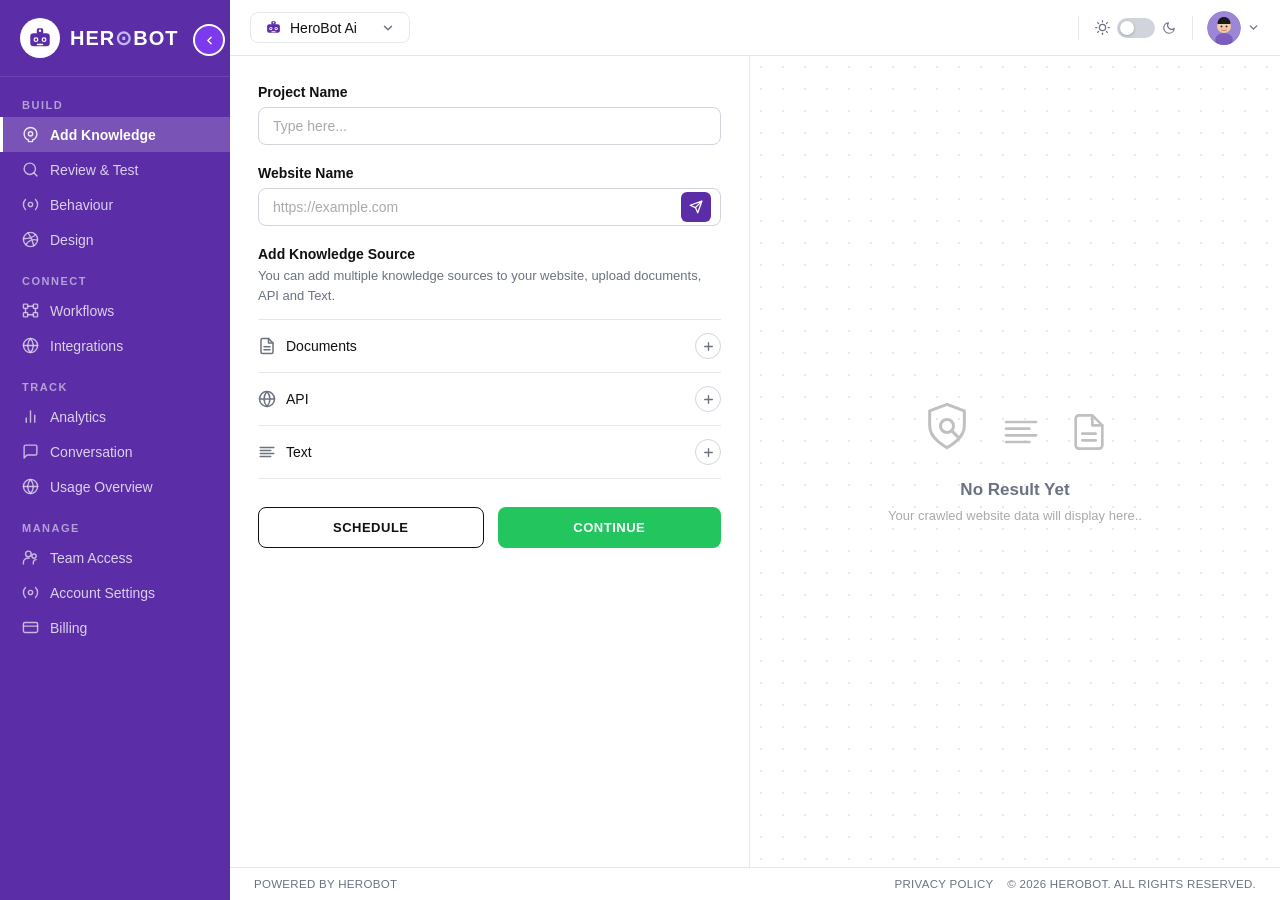
<file: addknowledge/index.html>
<!doctype html>
<html lang="en" data-theme="light">
  <head>
    <meta charset="UTF-8" />
    <meta name="viewport" content="width=device-width, initial-scale=1.0" />
    <title>HeroBot AI</title>
    <link rel="stylesheet" href="style.css" />
  </head>
  <body>
    <div class="mobile-overlay" id="overlay" onclick="closeSidebar()"></div>

    <!-- SIDEBAR -->
    <aside class="sidebar" id="sidebar">
      <button class="sidebar-close-btn" onclick="closeSidebar()">
        <svg
          width="14"
          height="14"
          viewBox="0 0 24 24"
          fill="none"
          stroke="white"
          stroke-width="2.5"
          stroke-linecap="round"
        >
          <line x1="18" y1="6" x2="6" y2="18" />
          <line x1="6" y1="6" x2="18" y2="18" />
        </svg>
      </button>

      <div class="sidebar-logo">
        <div class="logo-icon">
          <svg width="26" height="26" viewBox="0 0 32 32" fill="none">
            <rect x="4" y="10" width="24" height="16" rx="4" fill="#5B2DA6" />
            <rect x="12" y="4" width="8" height="7" rx="2" fill="#5B2DA6" />
            <circle cx="16" cy="7" r="1.5" fill="white" />
            <circle cx="11" cy="18" r="3" fill="white" />
            <circle cx="21" cy="18" r="3" fill="white" />
            <circle cx="11" cy="18" r="1.5" fill="#5B2DA6" />
            <circle cx="21" cy="18" r="1.5" fill="#5B2DA6" />
            <rect x="12" y="23" width="8" height="2" rx="1" fill="white" />
          </svg>
        </div>
        <span class="logo-text"
          >HER<span style="color: #c4b5fd">⊙</span>BOT</span
        >
      </div>

      <div class="collapse-btn" onclick="toggleSidebar()" id="collapseBtn">
        <svg
          width="13"
          height="13"
          viewBox="0 0 24 24"
          fill="none"
          stroke="white"
          stroke-width="2.5"
          stroke-linecap="round"
          stroke-linejoin="round"
        >
          <polyline points="15 18 9 12 15 6" />
        </svg>
      </div>

      <nav class="sidebar-nav">
        <div class="nav-section-label">BUILD</div>
        <a class="nav-item active" href="#">
          <svg
            viewBox="0 0 24 24"
            fill="none"
            stroke="currentColor"
            stroke-width="2"
            stroke-linecap="round"
            stroke-linejoin="round"
          >
            <path
              d="M12 2a9 9 0 0 1 9 9c0 4-2.5 7.5-6 8.8V22H9v-2.2C5.5 18.5 3 15 3 11a9 9 0 0 1 9-9z"
            />
            <circle cx="12" cy="11" r="3" /></svg
          >Add Knowledge
        </a>
        <a class="nav-item" href="#">
          <svg
            viewBox="0 0 24 24"
            fill="none"
            stroke="currentColor"
            stroke-width="2"
            stroke-linecap="round"
            stroke-linejoin="round"
          >
            <circle cx="11" cy="11" r="8" />
            <line x1="21" y1="21" x2="16.65" y2="16.65" /></svg
          >Review &amp; Test
        </a>
        <a class="nav-item" href="#">
          <svg
            viewBox="0 0 24 24"
            fill="none"
            stroke="currentColor"
            stroke-width="2"
            stroke-linecap="round"
            stroke-linejoin="round"
          >
            <circle cx="12" cy="12" r="3" />
            <path
              d="M19.07 4.93a10 10 0 0 1 0 14.14M4.93 4.93a10 10 0 0 0 0 14.14"
            /></svg
          >Behaviour
        </a>
        <a class="nav-item" href="#">
          <svg
            viewBox="0 0 24 24"
            fill="none"
            stroke="currentColor"
            stroke-width="2"
            stroke-linecap="round"
            stroke-linejoin="round"
          >
            <circle cx="12" cy="12" r="10" />
            <path
              d="M8.56 2.75c4.37 6.03 6.02 9.42 8.03 17.72m2.54-15.38c-3.72 4.35-8.94 5.66-16.88 5.85m19.5 1.9c-3.5-.93-6.63-.82-8.94 0-2.58.92-5.01 2.86-7.44 6.32"
            /></svg
          >Design
        </a>

        <div class="nav-section-label" style="margin-top: 10px">CONNECT</div>
        <a class="nav-item" href="#">
          <svg
            viewBox="0 0 24 24"
            fill="none"
            stroke="currentColor"
            stroke-width="2"
            stroke-linecap="round"
            stroke-linejoin="round"
          >
            <rect x="2" y="3" width="6" height="6" rx="1" />
            <rect x="16" y="3" width="6" height="6" rx="1" />
            <rect x="2" y="15" width="6" height="6" rx="1" />
            <rect x="16" y="15" width="6" height="6" rx="1" />
            <line x1="8" y1="6" x2="16" y2="6" />
            <line x1="8" y1="18" x2="16" y2="18" />
            <line x1="19" y1="9" x2="19" y2="15" />
            <line x1="5" y1="9" x2="5" y2="15" /></svg
          >Workflows
        </a>
        <a class="nav-item" href="#">
          <svg
            viewBox="0 0 24 24"
            fill="none"
            stroke="currentColor"
            stroke-width="2"
            stroke-linecap="round"
            stroke-linejoin="round"
          >
            <circle cx="12" cy="12" r="10" />
            <line x1="2" y1="12" x2="22" y2="12" />
            <path
              d="M12 2a15.3 15.3 0 0 1 4 10 15.3 15.3 0 0 1-4 10 15.3 15.3 0 0 1-4-10 15.3 15.3 0 0 1 4-10z"
            /></svg
          >Integrations
        </a>

        <div class="nav-section-label" style="margin-top: 10px">TRACK</div>
        <a class="nav-item" href="#">
          <svg
            viewBox="0 0 24 24"
            fill="none"
            stroke="currentColor"
            stroke-width="2"
            stroke-linecap="round"
            stroke-linejoin="round"
          >
            <line x1="18" y1="20" x2="18" y2="10" />
            <line x1="12" y1="20" x2="12" y2="4" />
            <line x1="6" y1="20" x2="6" y2="14" /></svg
          >Analytics
        </a>
        <a class="nav-item" href="#">
          <svg
            viewBox="0 0 24 24"
            fill="none"
            stroke="currentColor"
            stroke-width="2"
            stroke-linecap="round"
            stroke-linejoin="round"
          >
            <path
              d="M21 15a2 2 0 0 1-2 2H7l-4 4V5a2 2 0 0 1 2-2h14a2 2 0 0 1 2 2z"
            /></svg
          >Conversation
        </a>
        <a class="nav-item" href="#">
          <svg
            viewBox="0 0 24 24"
            fill="none"
            stroke="currentColor"
            stroke-width="2"
            stroke-linecap="round"
            stroke-linejoin="round"
          >
            <circle cx="12" cy="12" r="10" />
            <line x1="2" y1="12" x2="22" y2="12" />
            <path
              d="M12 2a15.3 15.3 0 0 1 4 10 15.3 15.3 0 0 1-4 10 15.3 15.3 0 0 1-4-10 15.3 15.3 0 0 1 4-10z"
            /></svg
          >Usage Overview
        </a>

        <div class="nav-section-label" style="margin-top: 10px">MANAGE</div>
        <a class="nav-item" href="#">
          <svg
            viewBox="0 0 24 24"
            fill="none"
            stroke="currentColor"
            stroke-width="2"
            stroke-linecap="round"
            stroke-linejoin="round"
          >
            <circle cx="9" cy="7" r="4" />
            <circle cx="17" cy="10" r="3" />
            <path d="M2 21v-2a6 6 0 0 1 6-6h2" />
            <path d="M16 21v-2a4 4 0 0 1 4-4" /></svg
          >Team Access
        </a>
        <a class="nav-item" href="#">
          <svg
            viewBox="0 0 24 24"
            fill="none"
            stroke="currentColor"
            stroke-width="2"
            stroke-linecap="round"
            stroke-linejoin="round"
          >
            <circle cx="12" cy="12" r="3" />
            <path
              d="M19.07 4.93a10 10 0 0 1 0 14.14M4.93 4.93a10 10 0 0 0 0 14.14"
            /></svg
          >Account Settings
        </a>
        <a class="nav-item" href="#">
          <svg
            viewBox="0 0 24 24"
            fill="none"
            stroke="currentColor"
            stroke-width="2"
            stroke-linecap="round"
            stroke-linejoin="round"
          >
            <rect x="2" y="5" width="20" height="14" rx="2" />
            <line x1="2" y1="10" x2="22" y2="10" /></svg
          >Billing
        </a>
      </nav>
    </aside>

    <!-- MAIN -->
    <div class="main">
      <div class="topbar">
        <div class="topbar-left">
          <button
            class="hamburger"
            onclick="openSidebar()"
            aria-label="Open menu"
          >
            <span></span><span></span><span></span>
          </button>
          <div class="bot-selector">
            <svg width="17" height="17" viewBox="0 0 32 32" fill="none">
              <rect x="4" y="10" width="24" height="16" rx="4" fill="#5B2DA6" />
              <circle cx="11" cy="18" r="3" fill="white" />
              <circle cx="21" cy="18" r="3" fill="white" />
              <circle cx="11" cy="18" r="1.5" fill="#5B2DA6" />
              <circle cx="21" cy="18" r="1.5" fill="#5B2DA6" />
              <rect x="12" y="23" width="8" height="2" rx="1" fill="white" />
              <rect x="12" y="4" width="8" height="7" rx="2" fill="#5B2DA6" />
              <circle cx="16" cy="7" r="1.5" fill="white" />
            </svg>
            <span>HeroBot Ai</span>
            <svg
              class="chevron"
              width="14"
              height="14"
              viewBox="0 0 24 24"
              fill="none"
              stroke="currentColor"
              stroke-width="2.5"
              stroke-linecap="round"
              stroke-linejoin="round"
            >
              <polyline points="6 9 12 15 18 9" />
            </svg>
          </div>
        </div>

        <div class="topbar-right">
          <div class="topbar-divider"></div>

          <!-- Dark / Light toggle -->
          <div
            class="theme-toggle"
            onclick="toggleTheme()"
            title="Toggle dark/light mode"
          >
            <span class="t-icon">
              <svg
                width="15"
                height="15"
                viewBox="0 0 24 24"
                fill="none"
                stroke="currentColor"
                stroke-width="2"
                stroke-linecap="round"
                stroke-linejoin="round"
              >
                <circle cx="12" cy="12" r="5" />
                <line x1="12" y1="1" x2="12" y2="3" />
                <line x1="12" y1="21" x2="12" y2="23" />
                <line x1="4.22" y1="4.22" x2="5.64" y2="5.64" />
                <line x1="18.36" y1="18.36" x2="19.78" y2="19.78" />
                <line x1="1" y1="12" x2="3" y2="12" />
                <line x1="21" y1="12" x2="23" y2="12" />
                <line x1="4.22" y1="19.78" x2="5.64" y2="18.36" />
                <line x1="18.36" y1="5.64" x2="19.78" y2="4.22" />
              </svg>
            </span>
            <div class="toggle-track"><div class="toggle-knob"></div></div>
            <span class="t-icon">
              <svg
                width="14"
                height="14"
                viewBox="0 0 24 24"
                fill="none"
                stroke="currentColor"
                stroke-width="2"
                stroke-linecap="round"
                stroke-linejoin="round"
              >
                <path d="M21 12.79A9 9 0 1 1 11.21 3 7 7 0 0 0 21 12.79z" />
              </svg>
            </span>
          </div>

          <div class="topbar-divider"></div>

          <!-- Avatar -->
          <div class="avatar-wrap">
            <div class="avatar-img">
              <svg width="34" height="34" viewBox="0 0 34 34" fill="none">
                <circle cx="17" cy="17" r="17" fill="#9b87d6" />
                <ellipse cx="17" cy="29" rx="9" ry="7" fill="#7c5cbf" />
                <circle cx="17" cy="15" r="7" fill="#f5cba5" />
                <path
                  d="M10.5 13c0-4.5 3-7 6.5-7s6.5 2.5 6.5 7"
                  fill="#1a1a1a"
                />
                <circle cx="14.5" cy="15.5" r="1" fill="#333" />
                <circle cx="19.5" cy="15.5" r="1" fill="#333" />
                <path
                  d="M14.5 19c.8.8 4.2.8 5 0"
                  stroke="#c8836a"
                  stroke-width="1"
                  fill="none"
                  stroke-linecap="round"
                />
              </svg>
            </div>
            <svg
              class="avatar-caret"
              width="13"
              height="13"
              viewBox="0 0 24 24"
              fill="none"
              stroke="currentColor"
              stroke-width="2.5"
              stroke-linecap="round"
              stroke-linejoin="round"
            >
              <polyline points="6 9 12 15 18 9" />
            </svg>
          </div>
        </div>
      </div>

      <div class="content">
        <!-- Form Panel -->
        <div class="form-panel">
          <div>
            <div class="field-label">Project Name</div>
            <input class="text-input" type="text" placeholder="Type here..." />
          </div>
          <div>
            <div class="field-label">Website Name</div>
            <div class="website-input-wrap">
              <input
                class="text-input"
                type="text"
                placeholder="https://example.com"
                style="padding-right: 48px"
              />
              <button class="send-btn">
                <svg
                  viewBox="0 0 24 24"
                  fill="none"
                  stroke="white"
                  stroke-width="2.2"
                  stroke-linecap="round"
                  stroke-linejoin="round"
                >
                  <line x1="22" y1="2" x2="11" y2="13" />
                  <polygon points="22 2 15 22 11 13 2 9 22 2" />
                </svg>
              </button>
            </div>
          </div>
          <div>
            <div class="knowledge-title">Add Knowledge Source</div>
            <div class="knowledge-desc">
              You can add multiple knowledge sources to your website, upload
              documents, API and Text.
            </div>
            <div class="source-row">
              <div class="source-left">
                <svg
                  viewBox="0 0 24 24"
                  fill="none"
                  stroke="currentColor"
                  stroke-width="2"
                  stroke-linecap="round"
                  stroke-linejoin="round"
                >
                  <path
                    d="M14 2H6a2 2 0 0 0-2 2v16a2 2 0 0 0 2 2h12a2 2 0 0 0 2-2V8z"
                  />
                  <polyline points="14 2 14 8 20 8" />
                  <line x1="16" y1="13" x2="8" y2="13" />
                  <line x1="16" y1="17" x2="8" y2="17" /></svg
                >Documents
              </div>
              <div class="add-icon">
                <svg
                  width="13"
                  height="13"
                  viewBox="0 0 24 24"
                  fill="none"
                  stroke="currentColor"
                  stroke-width="2.5"
                  stroke-linecap="round"
                >
                  <line x1="12" y1="5" x2="12" y2="19" />
                  <line x1="5" y1="12" x2="19" y2="12" />
                </svg>
              </div>
            </div>
            <div class="source-row">
              <div class="source-left">
                <svg
                  viewBox="0 0 24 24"
                  fill="none"
                  stroke="currentColor"
                  stroke-width="2"
                  stroke-linecap="round"
                  stroke-linejoin="round"
                >
                  <circle cx="12" cy="12" r="10" />
                  <line x1="2" y1="12" x2="22" y2="12" />
                  <path
                    d="M12 2a15.3 15.3 0 0 1 4 10 15.3 15.3 0 0 1-4 10 15.3 15.3 0 0 1-4-10 15.3 15.3 0 0 1 4-10z"
                  /></svg
                >API
              </div>
              <div class="add-icon">
                <svg
                  width="13"
                  height="13"
                  viewBox="0 0 24 24"
                  fill="none"
                  stroke="currentColor"
                  stroke-width="2.5"
                  stroke-linecap="round"
                >
                  <line x1="12" y1="5" x2="12" y2="19" />
                  <line x1="5" y1="12" x2="19" y2="12" />
                </svg>
              </div>
            </div>
            <div class="source-row">
              <div class="source-left">
                <svg
                  viewBox="0 0 24 24"
                  fill="none"
                  stroke="currentColor"
                  stroke-width="2"
                  stroke-linecap="round"
                  stroke-linejoin="round"
                >
                  <line x1="17" y1="10" x2="3" y2="10" />
                  <line x1="21" y1="6" x2="3" y2="6" />
                  <line x1="21" y1="14" x2="3" y2="14" />
                  <line x1="17" y1="18" x2="3" y2="18" /></svg
                >Text
              </div>
              <div class="add-icon">
                <svg
                  width="13"
                  height="13"
                  viewBox="0 0 24 24"
                  fill="none"
                  stroke="currentColor"
                  stroke-width="2.5"
                  stroke-linecap="round"
                >
                  <line x1="12" y1="5" x2="12" y2="19" />
                  <line x1="5" y1="12" x2="19" y2="12" />
                </svg>
              </div>
            </div>
          </div>
          <div class="btn-row">
            <button class="btn-schedule">SCHEDULE</button>
            <button class="btn-continue">CONTINUE</button>
          </div>
        </div>

        <!-- Preview Panel -->
        <div class="preview-panel">
          <div class="preview-icons">
            <svg
              class="preview-icon-lg"
              viewBox="0 0 24 24"
              fill="none"
              stroke="#c0c0c0"
              stroke-width="1.4"
              stroke-linecap="round"
              stroke-linejoin="round"
            >
              <path d="M12 22s8-4 8-10V5l-8-3-8 3v7c0 6 8 10 8 10z" />
              <circle cx="12" cy="12" r="3" />
              <line x1="14.5" y1="14.5" x2="17" y2="17" />
            </svg>
            <svg
              class="preview-icon-md"
              viewBox="0 0 24 24"
              fill="none"
              stroke="#c0c0c0"
              stroke-width="1.6"
              stroke-linecap="round"
              stroke-linejoin="round"
            >
              <line x1="17" y1="10" x2="3" y2="10" />
              <line x1="21" y1="6" x2="3" y2="6" />
              <line x1="21" y1="14" x2="3" y2="14" />
              <line x1="17" y1="18" x2="3" y2="18" />
            </svg>
            <svg
              class="preview-icon-md"
              viewBox="0 0 24 24"
              fill="none"
              stroke="#c0c0c0"
              stroke-width="1.6"
              stroke-linecap="round"
              stroke-linejoin="round"
            >
              <path
                d="M14 2H6a2 2 0 0 0-2 2v16a2 2 0 0 0 2 2h12a2 2 0 0 0 2-2V8z"
              />
              <polyline points="14 2 14 8 20 8" />
              <line x1="16" y1="13" x2="8" y2="13" />
              <line x1="16" y1="17" x2="8" y2="17" />
            </svg>
          </div>
          <div class="preview-no-result">No Result Yet</div>
          <div class="preview-sub">
            Your crawled website data will display here..
          </div>
        </div>
      </div>

      <div class="footer">
        <span>POWERED BY HEROBOT</span>
        <span
          >PRIVACY POLICY &nbsp;&nbsp; © 2026 HEROBOT. ALL RIGHTS
          RESERVED.</span
        >
      </div>
    </div>

    <script src="script.js"></script>
  </body>
</html>
</file>
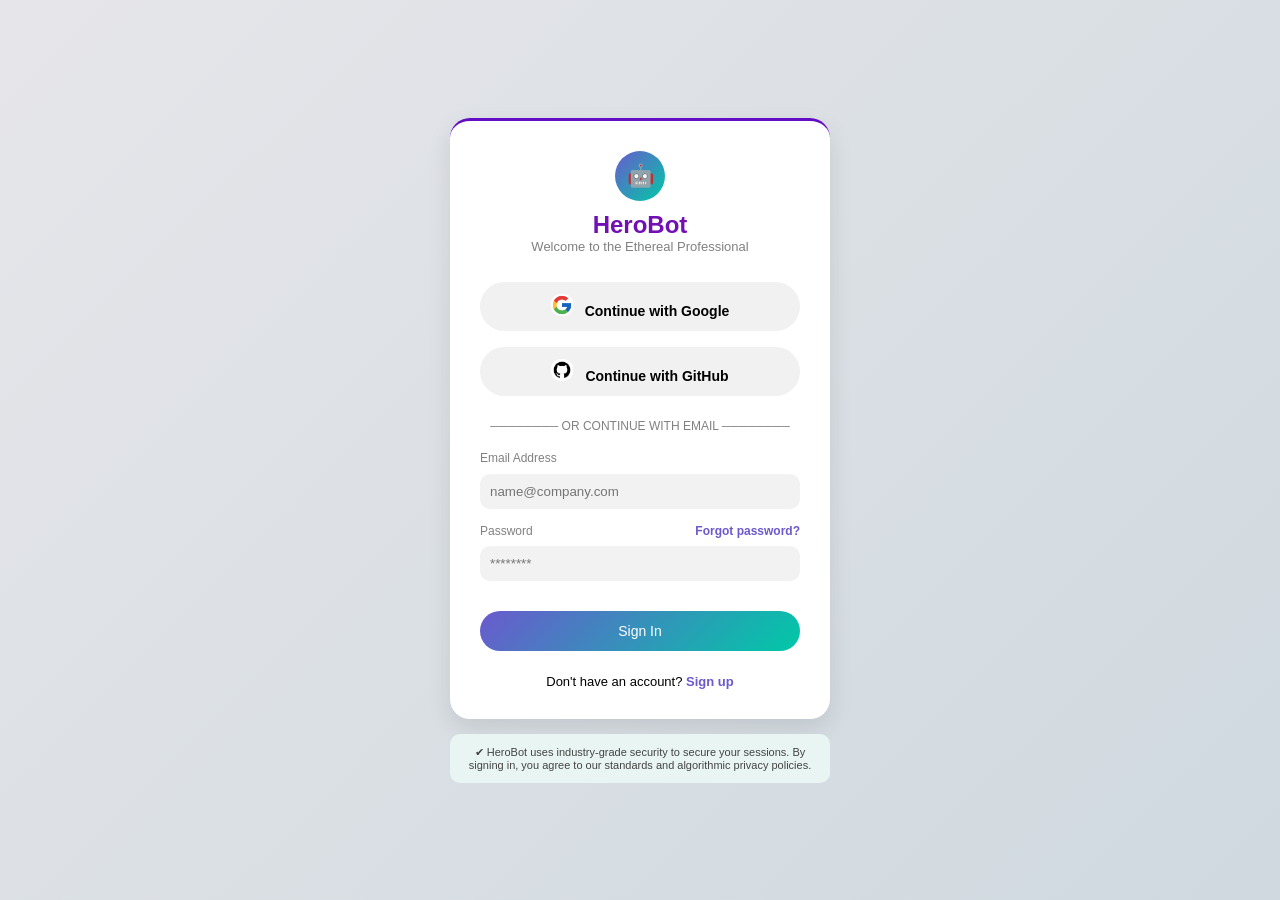
<file: login/index.html>
<!DOCTYPE html>
<html lang="en">
<head>
<meta charset="UTF-8">
<meta name="viewport" content="width=device-width, initial-scale=1.0">
<title>HeroBot Login</title>
<link rel="stylesheet" href="style.css">
</head>
<body>

<div class="container">

  <div class="card">
    
    <div class="logo">🤖</div>
    <h2 class="login-title">HeroBot</h2>
    <p class="subtitle">Welcome to the Ethereal Professional</p>

    <button class="btn google"><img class="image-icon" src="google-logo.jpg"><b>Continue with Google</b></button>
    <button class="btn github"><img class="image-icon" src="download.png"><b>Continue with GitHub</b> </button>

    <div class="divider">──────── OR CONTINUE WITH EMAIL ────────</div>

    <form>
      <label>Email Address</label>
      <input type="email" placeholder="name@company.com">

      <div class="password-row">
        <label>Password</label>
        <a href="#"><b>Forgot password?</b></a>
      </div>
      <input type="password" placeholder="********">

      <button class="btn primary">Sign In</button>
    </form>

    <p class="signup">Don't have an account? <a href="#">Sign up</a></p>

  </div>

  <div class="footer-box">
    <p>
      ✔ HeroBot uses industry-grade security to secure your sessions. 
      By signing in, you agree to our standards and algorithmic privacy policies.
    </p>
  </div>

</div>

</body>
</html>
</file>
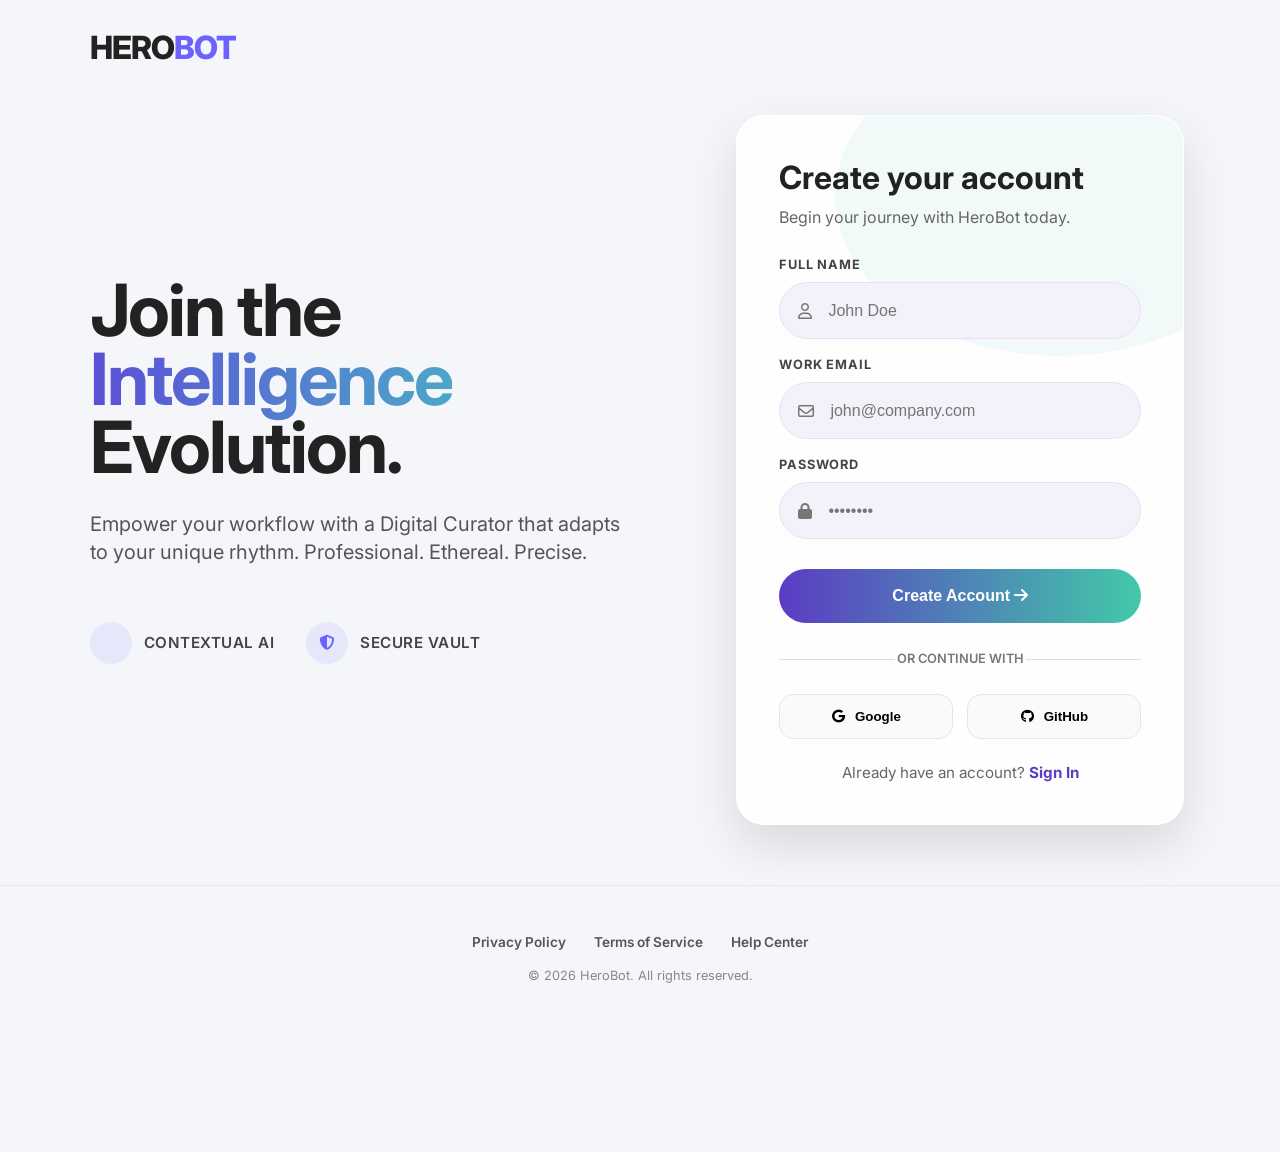
<file: signup/index.html>
<!-- index.html -->
<!DOCTYPE html>
<html lang="en">
<head>
  <meta charset="UTF-8" />
  <meta name="viewport" content="width=device-width, initial-scale=1.0" />
  <title>HeroBot Signup</title>
  <link rel="preconnect" href="https://fonts.googleapis.com">
  <link rel="preconnect" href="https://fonts.gstatic.com" crossorigin>
  <link href="https://fonts.googleapis.com/css2?family=Inter:wght@400;500;600;700;800&display=swap" rel="stylesheet">
  <link rel="stylesheet" href="https://cdnjs.cloudflare.com/ajax/libs/font-awesome/6.5.0/css/all.min.css">
  <link rel="stylesheet" href="style.css">
</head>
<body>
  <div class="wrapper">
    <header class="header">HERO<span>BOT</span></header>

    <main class="container">
      <section class="left">
        <h1>Join the <br><span>Intelligence</span><br>Evolution.</h1>
        <p>
          Empower your workflow with a Digital Curator that adapts to your unique rhythm.
          Professional. Ethereal. Precise.
        </p>

        <div class="features">
          <div class="feature">
            <i class="fa-solid fa-sparkles"></i>
            <span>Contextual AI</span>
          </div>
          <div class="feature">
            <i class="fa-solid fa-shield-halved"></i>
            <span>Secure Vault</span>
          </div>
        </div>
      </section>

      <section class="right">
        <div class="card">
          <h2>Create your account</h2>
          <p class="sub">Begin your journey with HeroBot today.</p>

          <form>
            <label>FULL NAME</label>
            <div class="input-box">
              <i class="fa-regular fa-user"></i>
              <input type="text" placeholder="John Doe">
            </div>

            <label>WORK EMAIL</label>
            <div class="input-box">
              <i class="fa-regular fa-envelope"></i>
              <input type="email" placeholder="john@company.com">
            </div>

            <label>PASSWORD</label>
            <div class="input-box">
              <i class="fa-solid fa-lock"></i>
              <input type="password" placeholder="••••••••">
            </div>

            <button class="btn" type="submit">Create Account <i class="fa-solid fa-arrow-right"></i></button>

            <div class="divider">OR CONTINUE WITH</div>

            <div class="socials">
              <button type="button" class="social"><i class="fab fa-google"></i> Google</button>
              <button type="button" class="social"><i class="fab fa-github"></i> GitHub</button>
            </div>

            <div class="login">
              Already have an account? <a href="#">Sign In</a>
            </div>
          </form>
        </div>
      </section>
    </main>

    <footer class="footer">
      <div class="footer-links">
        <a href="#">Privacy Policy</a>
        <a href="#">Terms of Service</a>
        <a href="#">Help Center</a>
      </div>
      <p class="footer-copy">© 2026 HeroBot. All rights reserved.</p>
    </footer>
  </div>
</body>
</html>
</file>
<file: addknowledge/style.css>
:root {
  --bg: #ffffff;
  --bg2: #f5f5f5;
  --border: #e5e7eb;
  --border2: #d1d5db;
  --text: #111111;
  --text2: #444444;
  --text3: #6b7280;
  --placeholder: #aaaaaa;
  --input-bg: #ffffff;
  --topbar-bg: #ffffff;
  --form-bg: #ffffff;
  --preview-bg: #ffffff;
  --footer-bg: #ffffff;
  --toggle-track: #d1d5db;
  --source-row-border: #e5e7eb;
}
[data-theme="dark"] {
  --bg: #1a1a2e;
  --bg2: #16213e;
  --border: #2d2d4e;
  --border2: #3a3a5c;
  --text: #f0f0f0;
  --text2: #cccccc;
  --text3: #9ca3af;
  --placeholder: #6b7280;
  --input-bg: #0f1f40;
  --topbar-bg: #16213e;
  --form-bg: #1a1a2e;
  --preview-bg: #16213e;
  --footer-bg: #16213e;
  --toggle-track: #5b2da6;
  --source-row-border: #2d2d4e;
}

* {
  margin: 0;
  padding: 0;
  box-sizing: border-box;
}

html,
body {
  overflow: hidden;
  max-width: 100%;
}

body {
  font-family: "Segoe UI", sans-serif;
  display: flex;
  height: 100vh;
  background: var(--bg2);
  max-width: 100vw;
  overflow-x: hidden;
  transition: background 0.3s;
}

/* Collapsed sidebar (desktop) */
.collapse-btn svg {
  transition: transform 0.3s ease;
}
/* When collapsed, sidebar shrinks to 0 but the button floats fixed at left edge */
.sidebar.collapsed {
  width: 0;
  min-width: 0;
  overflow: hidden;
}
/* The button detaches and stays pinned to left edge via fixed positioning */
.sidebar.collapsed .collapse-btn {
  position: fixed;

  top: 14px;
  right: auto;
  background: #5b2da6;
  box-shadow: 0 2px 8px rgba(0, 0, 0, 0.25);
}
.sidebar.collapsed .collapse-btn svg {
  transform: rotate(180deg);
}
.mobile-overlay {
  display: none;
  position: fixed;
  inset: 0;
  background: rgba(0, 0, 0, 0.5);
  z-index: 100;
  opacity: 0;
  transition: opacity 0.3s;
  pointer-events: none;
}
.mobile-overlay.active {
  opacity: 1;
  pointer-events: auto;
}

/* SIDEBAR */
.sidebar {
  width: 230px;
  min-width: 230px;
  background: #5b2da6;
  display: flex;
  flex-direction: column;
  position: relative;
  z-index: 110;
  overflow: hidden;
  transition:
    transform 0.3s ease,
    width 0.3s ease,
    min-width 0.3s ease;
}
.sidebar-logo {
  display: flex;
  align-items: center;
  gap: 10px;
  padding: 18px 20px;
  border-bottom: 1px solid rgba(255, 255, 255, 0.1);
  flex-shrink: 0;
  position: relative;
}
.logo-icon {
  width: 40px;
  height: 40px;
  background: white;
  border-radius: 50%;
  display: flex;
  align-items: center;
  justify-content: center;
  flex-shrink: 0;
}
.logo-text {
  color: white;
  font-size: 20px;
  font-weight: 700;
  letter-spacing: 1px;
}

.collapse-btn {
  position: absolute;
  right: 5px;
  top: 24px;
  width: 32px;
  height: 32px;
  background: #7c3aed;
  border-radius: 50%;
  display: flex;
  align-items: center;
  justify-content: center;
  cursor: pointer;
  border: 2px solid white;
  z-index: 20;
}
@media (max-width: 900px) {
  .collapse-btn {
    display: none;
  }
}

.sidebar-close-btn {
  display: none;
  position: absolute;
  top: 14px;
  right: 14px;
  width: 28px;
  height: 28px;
  background: rgba(255, 255, 255, 0.18);
  border: none;
  border-radius: 50%;
  color: white;
  cursor: pointer;
  align-items: center;
  justify-content: center;
  z-index: 10;
}

.sidebar-nav {
  padding: 14px 0;
  flex: 1;
  overflow-y: auto;
  overflow-x: hidden;
}
.nav-section-label {
  color: rgba(255, 255, 255, 0.55);
  font-size: 11px;
  font-weight: 700;
  letter-spacing: 1.5px;
  padding: 8px 22px 6px;
  text-transform: uppercase;
}
.nav-item {
  display: flex;
  align-items: center;
  gap: 11px;
  padding: 9px 22px;
  color: rgba(255, 255, 255, 0.78);
  font-size: 14px;
  cursor: pointer;
  transition: background 0.15s;
  text-decoration: none;
}
.nav-item:hover {
  background: rgba(255, 255, 255, 0.1);
}
.nav-item.active {
  background: rgba(255, 255, 255, 0.18);
  color: white;
  font-weight: 600;
  border-left: 3px solid white;
  padding-left: 19px;
}
.nav-item svg {
  width: 17px;
  height: 17px;
  flex-shrink: 0;
  opacity: 0.85;
}

/* MAIN */
.main {
  flex: 1;
  display: flex;
  flex-direction: column;
  overflow: hidden;
  background: var(--bg);
  transition: background 0.3s;
}

/* TOPBAR */
.topbar {
  display: flex;
  align-items: center;
  justify-content: space-between;
  padding: 10px 20px;
  border-bottom: 1px solid var(--border);
  background: var(--topbar-bg);
  height: 56px;
  flex-shrink: 0;
  transition:
    background 0.3s,
    border-color 0.3s;
}
.topbar-left {
  display: flex;
  align-items: center;
  gap: 12px;
}

.hamburger {
  display: none;
  flex-direction: column;
  gap: 5px;
  cursor: pointer;
  padding: 4px;
  background: none;
  border: none;
}
.hamburger span {
  display: block;
  width: 22px;
  height: 2px;
  background: var(--text3);
  border-radius: 2px;
  transition: background 0.3s;
}

.bot-selector {
  display: flex;
  align-items: center;
  gap: 8px;
  border: 1px solid var(--border);
  border-radius: 8px;
  padding: 6px 14px;
  font-size: 14px;
  cursor: pointer;
  color: var(--text);
  background: var(--input-bg);
  min-width: 160px;
  transition:
    background 0.3s,
    border-color 0.3s,
    color 0.3s;
}
.bot-selector .chevron {
  margin-left: auto;
  color: var(--text3);
}

.topbar-right {
  display: flex;
  align-items: center;
  gap: 14px;
}
.topbar-divider {
  width: 1px;
  height: 24px;
  background: var(--border);
}

/* THEME TOGGLE */
.theme-toggle {
  display: flex;
  align-items: center;
  gap: 7px;
  cursor: pointer;
  user-select: none;
  padding: 2px;
}
.theme-toggle .t-icon {
  color: var(--text3);
  display: flex;
  align-items: center;
  transition: color 0.3s;
}
.toggle-track {
  width: 38px;
  height: 20px;
  background: var(--toggle-track);
  border-radius: 10px;
  position: relative;
  transition: background 0.3s;
}
.toggle-knob {
  position: absolute;
  top: 3px;
  left: 3px;
  width: 14px;
  height: 14px;
  background: white;
  border-radius: 50%;
  transition: transform 0.3s;
  box-shadow: 0 1px 3px rgba(0, 0, 0, 0.25);
}
[data-theme="dark"] .toggle-knob {
  transform: translateX(18px);
}

/* AVATAR */
.avatar-wrap {
  display: flex;
  align-items: center;
  gap: 6px;
}
.avatar-img {
  width: 34px;
  height: 34px;
  border-radius: 50%;
  overflow: hidden;
  cursor: pointer;
  flex-shrink: 0;
}
.avatar-caret {
  color: var(--text3);
  cursor: pointer;
}

/* CONTENT */
.content {
  display: flex;
  flex: 1;
  overflow: hidden;
}

/* FORM PANEL */
.form-panel {
  width: 520px;
  min-width: 300px;
  border-right: 1px solid var(--border);
  padding: 28px 28px 20px;
  display: flex;
  flex-direction: column;
  gap: 20px;
  overflow-y: auto;
  background: var(--form-bg);
  transition:
    background 0.3s,
    border-color 0.3s;
}
.field-label {
  font-size: 14px;
  font-weight: 600;
  color: var(--text);
  margin-bottom: 7px;
  transition: color 0.3s;
}
.text-input {
  width: 100%;
  border: 1px solid var(--border2);
  border-radius: 8px;
  padding: 10px 14px;
  font-size: 14px;
  color: var(--text2);
  outline: none;
  transition:
    border 0.15s,
    background 0.3s,
    color 0.3s;
  background: var(--input-bg);
}
.text-input::placeholder {
  color: var(--placeholder);
}
.text-input:focus {
  border-color: #5b2da6;
}

.website-input-wrap {
  position: relative;
}
.website-input-wrap .send-btn {
  position: absolute;
  right: 10px;
  top: 50%;
  transform: translateY(-50%);
  background: #5b2da6;
  border: none;
  border-radius: 6px;
  width: 30px;
  height: 30px;
  display: flex;
  align-items: center;
  justify-content: center;
  cursor: pointer;
}
.website-input-wrap .send-btn svg {
  width: 14px;
  height: 14px;
}

.knowledge-title {
  font-size: 14px;
  font-weight: 700;
  color: var(--text);
  margin-bottom: 4px;
  transition: color 0.3s;
}
.knowledge-desc {
  font-size: 13px;
  color: var(--text3);
  margin-bottom: 14px;
  line-height: 1.5;
}

.source-row {
  display: flex;
  align-items: center;
  justify-content: space-between;
  padding: 13px 0;
  border-top: 1px solid var(--source-row-border);
  cursor: pointer;
  transition: border-color 0.3s;
}
.source-row:last-child {
  border-bottom: 1px solid var(--source-row-border);
}
.source-left {
  display: flex;
  align-items: center;
  gap: 10px;
  font-size: 14px;
  color: var(--text);
  transition: color 0.3s;
}
.source-left svg {
  color: var(--text3);
  width: 18px;
  height: 18px;
}
.add-icon {
  width: 26px;
  height: 26px;
  border: 1.5px solid var(--border2);
  border-radius: 50%;
  display: flex;
  align-items: center;
  justify-content: center;
  color: var(--text3);
}

.btn-row {
  display: flex;
  gap: 14px;
  margin-top: 8px;
}
.btn-schedule {
  flex: 1;
  border: 1.5px solid var(--text);
  background: transparent;
  border-radius: 8px;
  padding: 12px 0;
  font-size: 13px;
  font-weight: 700;
  letter-spacing: 0.5px;
  color: var(--text);
  cursor: pointer;
  text-transform: uppercase;
  transition:
    background 0.15s,
    color 0.3s,
    border-color 0.3s;
}
.btn-schedule:hover {
  background: var(--bg2);
}
.btn-continue {
  flex: 1;
  background: #22c55e;
  border: none;
  border-radius: 8px;
  padding: 12px 0;
  font-size: 13px;
  font-weight: 700;
  letter-spacing: 0.5px;
  color: white;
  cursor: pointer;
  text-transform: uppercase;
  transition: background 0.15s;
}
.btn-continue:hover {
  background: #16a34a;
}

/* PREVIEW PANEL */
.preview-panel {
  flex: 1;
  display: flex;
  align-items: center;
  justify-content: center;
  flex-direction: column;
  gap: 18px;
  background: var(--preview-bg);
  background-image: radial-gradient(circle, var(--border) 1px, transparent 1px);
  background-size: 22px 22px;
  transition: background-color 0.3s;
}
.preview-icons {
  display: flex;
  gap: 28px;
  align-items: flex-end;
  margin-bottom: 10px;
}
.preview-icon-lg {
  color: #c0c0c0;
  width: 52px;
  height: 52px;
}
.preview-icon-md {
  color: #c0c0c0;
  width: 40px;
  height: 40px;
}
.preview-no-result {
  font-size: 17px;
  font-weight: 700;
  color: var(--text3);
}
.preview-sub {
  font-size: 13px;
  color: var(--placeholder);
  margin-top: -10px;
}

/* FOOTER */
.footer {
  display: flex;
  justify-content: space-between;
  align-items: center;
  padding: 10px 24px;
  border-top: 1px solid var(--border);
  font-size: 11.5px;
  color: var(--text3);
  background: var(--footer-bg);
  letter-spacing: 0.3px;
  flex-shrink: 0;
  transition:
    background 0.3s,
    border-color 0.3s;
}

/* RESPONSIVE */
@media (max-width: 900px) {
  .form-panel {
    width: 360px;
    min-width: 240px;
  }
}

@media (max-width: 700px) {
  body {
    overflow: hidden;
  }

  .sidebar {
    position: fixed;
    top: 0;
    left: 0;
    height: 100%;
    width: 240px;
    min-width: unset;
    transform: translateX(-100%);
    box-shadow: 4px 0 24px rgba(0, 0, 0, 0.35);
    overflow-x: hidden;
  }
  .sidebar.open {
    transform: translateX(0);
  }

  /* prevent nav items from overflowing */
  .nav-item {
    white-space: nowrap;
    overflow: hidden;
    text-overflow: ellipsis;
  }
  .nav-section-label {
    white-space: nowrap;
  }

  .mobile-overlay {
    display: block;
  }
  .sidebar-close-btn {
    display: flex;
  }
  .collapse-btn {
    display: none;
  }
  .hamburger {
    display: flex;
  }

  .bot-selector span {
    display: none;
  }
  .bot-selector {
    min-width: unset;
  }

  /* stack content vertically and allow scroll */
  .main {
    overflow-y: auto;
  }
  .content {
    flex-direction: column;
    overflow-y: visible;
  }
  .form-panel {
    width: 100%;
    min-width: unset;
    border-right: none;
    border-bottom: 1px solid var(--border);
    overflow-y: visible;
  }
  .preview-panel {
    min-height: 220px;
  }
  .footer {
    flex-direction: column;
    gap: 4px;
    text-align: center;
  }
}

@media (max-width: 400px) {
  .topbar {
    padding: 10px 12px;
  }
  .form-panel {
    padding: 18px 14px;
  }
}
</file>
<file: login/style.css>
* {
  margin: 0;
  padding: 0;
  box-sizing: border-box;
  font-family: "Segoe UI", sans-serif;
}

body {
  height: 100vh;
  display: flex;
  justify-content: center;
  align-items: center;
  background: linear-gradient(135deg, #e6e6ea, #cfd9df);
  
}

/* Container */
.container {
  width: 100%;
  max-width: 420px;
  padding: 20px;
  
}

/* Card */
.card {
  background: #fff;
  border-radius: 20px;
  padding: 30px;
  text-align: center;
  box-shadow: 0 10px 25px rgba(0,0,0,0.1);
  border:10px;
border-top:solid;
  border-color:rgb(99, 13, 197);
}

/* Logo */
.logo {
  width: 50px;
  height: 50px;
  margin: auto;
  background: linear-gradient(135deg, #6a5acd, #00c9a7);
  border-radius: 50%;
  display: flex;
  justify-content: center;
  align-items: center;
  color: white;
  font-size: 22px;
}

/* Text */
.login-title {
  margin-top: 10px;
  color:rgb(114, 16, 180);
}

.subtitle {
  font-size: 13px;
  color: gray;
  margin-bottom: 20px;
}

/* Buttons */
.btn {
  width: 100%;
  padding: 12px;
  border-radius: 25px;
  border: none;
  margin: 8px 0;
  font-size: 14px;
}
.btn:hover{
  background-color: #e6e6ea;
}
.image-icon{
    width:22px;
    height:22px;
    margin-right:12px;
    border-radius: 9px;
}
.google {
  background: #f1f1f1;
  font-size: 14px;
}

.github {
  background: #f1f1f1;
  font-size: 14px;
}

.primary {
  background: linear-gradient(135deg, #6a5acd, #00c9a7);
  color: white;
  margin-top: 15px;
}
.primary:hover{
  background: linear-gradient(135deg, #6c60b7, #3dd6bc);
}
/* Divider */
.divider {
  font-size: 12px;
  color: gray;
  margin: 15px 0;
  position: relative;
  position:inline;
}
.line{
    position:inline;
}

/* Inputs */
form {
  text-align: left;
}

label {
  font-size: 12px;
  color: gray;
}

input {
  width: 100%;
  padding: 10px;
  border-radius: 10px;
  border: none;
  background: #f2f2f2;
  margin: 8px 0 15px 0;
}

/* Password row */
.password-row {
  display: flex;
  justify-content: space-between;
  align-items: center;
}

.password-row a {
  font-size: 12px;
  text-decoration: none;
  color: #6a5acd;
}

/* Signup */
.signup {
  font-size: 13px;
  margin-top: 15px;
}

.signup a {
  color: #6a5acd;
  text-decoration: none;
  font-weight: bold;
}

/* Footer Box */
.footer-box {
  margin-top: 15px;
  padding: 12px;
  font-size: 11px;
  background: #e8f5f3;
  border-radius: 10px;
  text-align: center;
  color: #444;
}

/* RESPONSIVE */
@media (max-width: 480px) {
  .card {
    padding: 20px;
  }

  h2 {
    font-size: 20px;
  }

  .btn {
    font-size: 13px;
    padding: 10px;
  }
}
</file>
<file: signup/style.css>
* {
      margin: 0;
      padding: 0;
      box-sizing: border-box;
    }

    body {
      font-family: 'Inter', sans-serif;
      background: #f5f6fa;
      color: #222;
      min-height: 1152px;
      max-width: 1440px;
    }

    .wrapper {
      min-height: 100vh;
      display: flex;
      flex-direction: column;
    }

    .header {
      width: 100%;
      padding: 28px 7%;
      font-size: 2rem;
      font-weight: 800;
      letter-spacing: -1px;
    }

    .header span {
      color: #6c63ff;
    }

    .container {
      flex: 1;
      width: 100%;
      max-width: 1440px;
      margin: 0 auto;
      padding: 20px 7% 60px;
      display: flex;
      align-items: center;
      justify-content: space-between;
      gap: 96px;
    }

    .left {
      flex: 1;
      max-width: 616px;
      max-height: 431px;
    }

    .left h1 {
      font-size: 72px;
      line-height: 0.95;
      font-weight: 700;
      margin-bottom: 28px;
      letter-spacing: -2px;
    }

    .left h1 span {
      background: linear-gradient(90deg, #5b4fd7, #4da6c8);
      -webkit-background-clip: text;
      -webkit-text-fill-color: transparent;
      background-clip: text;
    }

    .left p {
      font-size: 20px;
      font-weight: 400;
      line-height: 28px;
      color: #555;
      max-width: 571px;
      margin-bottom: 56px;
    }

    .features {
      display: flex;
      flex-wrap: wrap;
      gap: 32px;
    }

    .feature {
      display: flex;
      align-items: center;
      gap: 12px;
      font-size: 0.95rem;
      font-weight: 600;
      color: #444;
      text-transform: uppercase;
      letter-spacing: 0.5px;
    }

    .feature i {
      width: 42px;
      height: 42px;
      border-radius: 50%;
      display: grid;
      place-items: center;
      background: rgba(108, 99, 255, 0.1);
      color: #6c63ff;
    }

    .right {
      flex: 0 0 460px;
      display: flex;
      justify-content: center;
    }

    .card {
      width: 448px;
      background: rgba(255, 255, 255, 0.88);
      backdrop-filter: blur(18px);
      border: 1px solid rgba(255, 255, 255, 0.7);
      border-radius: 28px;
      padding: 42px;
      box-shadow: 0 20px 50px rgba(0, 0, 0, 0.12);
      position: relative;
      overflow: hidden;
    }

    .card::before {
      content: '';
      position: absolute;
      width: 448px;
      height: 320px;
      border-radius: 50%;
      background: rgba(91, 207, 182, 0.08);
      top: -80px;
      right: -100px;
    }

    .card > * {
      position: relative;
      z-index: 1;
    }

    .card h2 {
      font-size: 32px;
      margin-bottom: 10px;
    }

    .sub {
      color: #666;
      margin-bottom: 30px;
    }

    form label {
      display: block;
      margin: 18px 0 10px;
      font-size: 0.8rem;
      font-weight: 700;
      color: #444;
      letter-spacing: 0.8px;
    }

    .input-box {
      display: flex;
      align-items: center;
      background: #f4f1fa;
      border: 1px solid #e5e1ef;
      border-radius: 60px;
      padding: 0 18px;
      height: 57px;
    }

    .input-box i {
      color: #777;
      margin-right: 16px;
    }

    .input-box input {
      flex: 1;
      border: none;
      outline: none;
      background: transparent;
      font-size: 1rem;
      color: #333;
    }

    .btn {
      width: 100%;
      margin-top: 30px;
      border: none;
      border-radius: 9999px;
      padding: 18px;
      font-size: 1rem;
      font-weight: 700;
      color: white;
      cursor: pointer;
      background: linear-gradient(90deg, #5b3cc4, #42c9a8);
      transition: transform 0.3s ease;
    }

    .btn:hover {
      transform: translateY(-2px);
    }

    .divider {
      margin: 28px 0;
      text-align: center;
      font-size: 0.8rem;
      color: #777;
      position: relative;
      font-weight: 600;
    }

    .divider::before,
    .divider::after {
      content: '';
      position: absolute;
      top: 50%;
      width: 32%;
      height: 1px;
      background: #ddd;
    }

    .divider::before { left: 0; }
    .divider::after { right: 0; }

    .socials {
      display: grid;
      grid-template-columns: 1fr 1fr;
      gap: 14px;
    }

    .social {
      border: 1px solid #e5e5e5;
      background: #fafafa;
      border-radius: 14px;
      padding: 14px;
      cursor: pointer;
      font-weight: 600;
      display: flex;
      align-items: center;
      justify-content: center;
      gap: 10px;
    }

    .login {
      margin-top: 24px;
      text-align: center;
      color: #666;
      font-size: 0.95rem;
    }

    .login a {
      color: #5b3cc4;
      text-decoration: none;
      font-weight: 700;
    }

    .footer {
      padding: 48px 20px 48px;
      text-align: center;
      border-top: 1px solid rgba(0, 0, 0, 0.06);
    }

    .footer-links {
      display: flex;
      justify-content: center;
      flex-wrap: wrap;
      gap: 28px;
      margin-bottom: 18px;
    }

    .footer-links a {
      text-decoration: none;
      color: #555;
      font-size: 0.85rem;
      font-weight: 600;
    }

    .footer-copy {
      font-size: 12.8px;
      color: #888;
    }

    @media (max-width: 1024px) {
      .container {
        gap: 40px;
      }

      .right {
        flex-basis: 420px;
      }
    }
   
    @media (max-width: 900px) {
      .container {
        flex-direction: column;
        text-align: center;
        padding-top: 10px;
      }

      .left {
        max-width: 100%;
      }

      .left p {
        margin-left: auto;
        margin-right: auto;
      }

      .features {
        justify-content: center;
      }

      .right {
        width: 100%;
        max-width: 520px;
        flex-basis: auto;
      }
    }

    @media (max-width: 600px) {
      .header {
        padding: 22px 24px;
        font-size: 1.7rem;
      }

      .container {
        padding: 10px 24px 40px;
      }

      .card {
        padding: 28px 22px;
        border-radius: 22px;
      }

      .socials {
        grid-template-columns: 1fr;
      }

      .features {
        flex-direction: column;
        align-items: center;
      }

      .divider::before,
      .divider::after {
        width: 24%;
      }
    }
</file>
